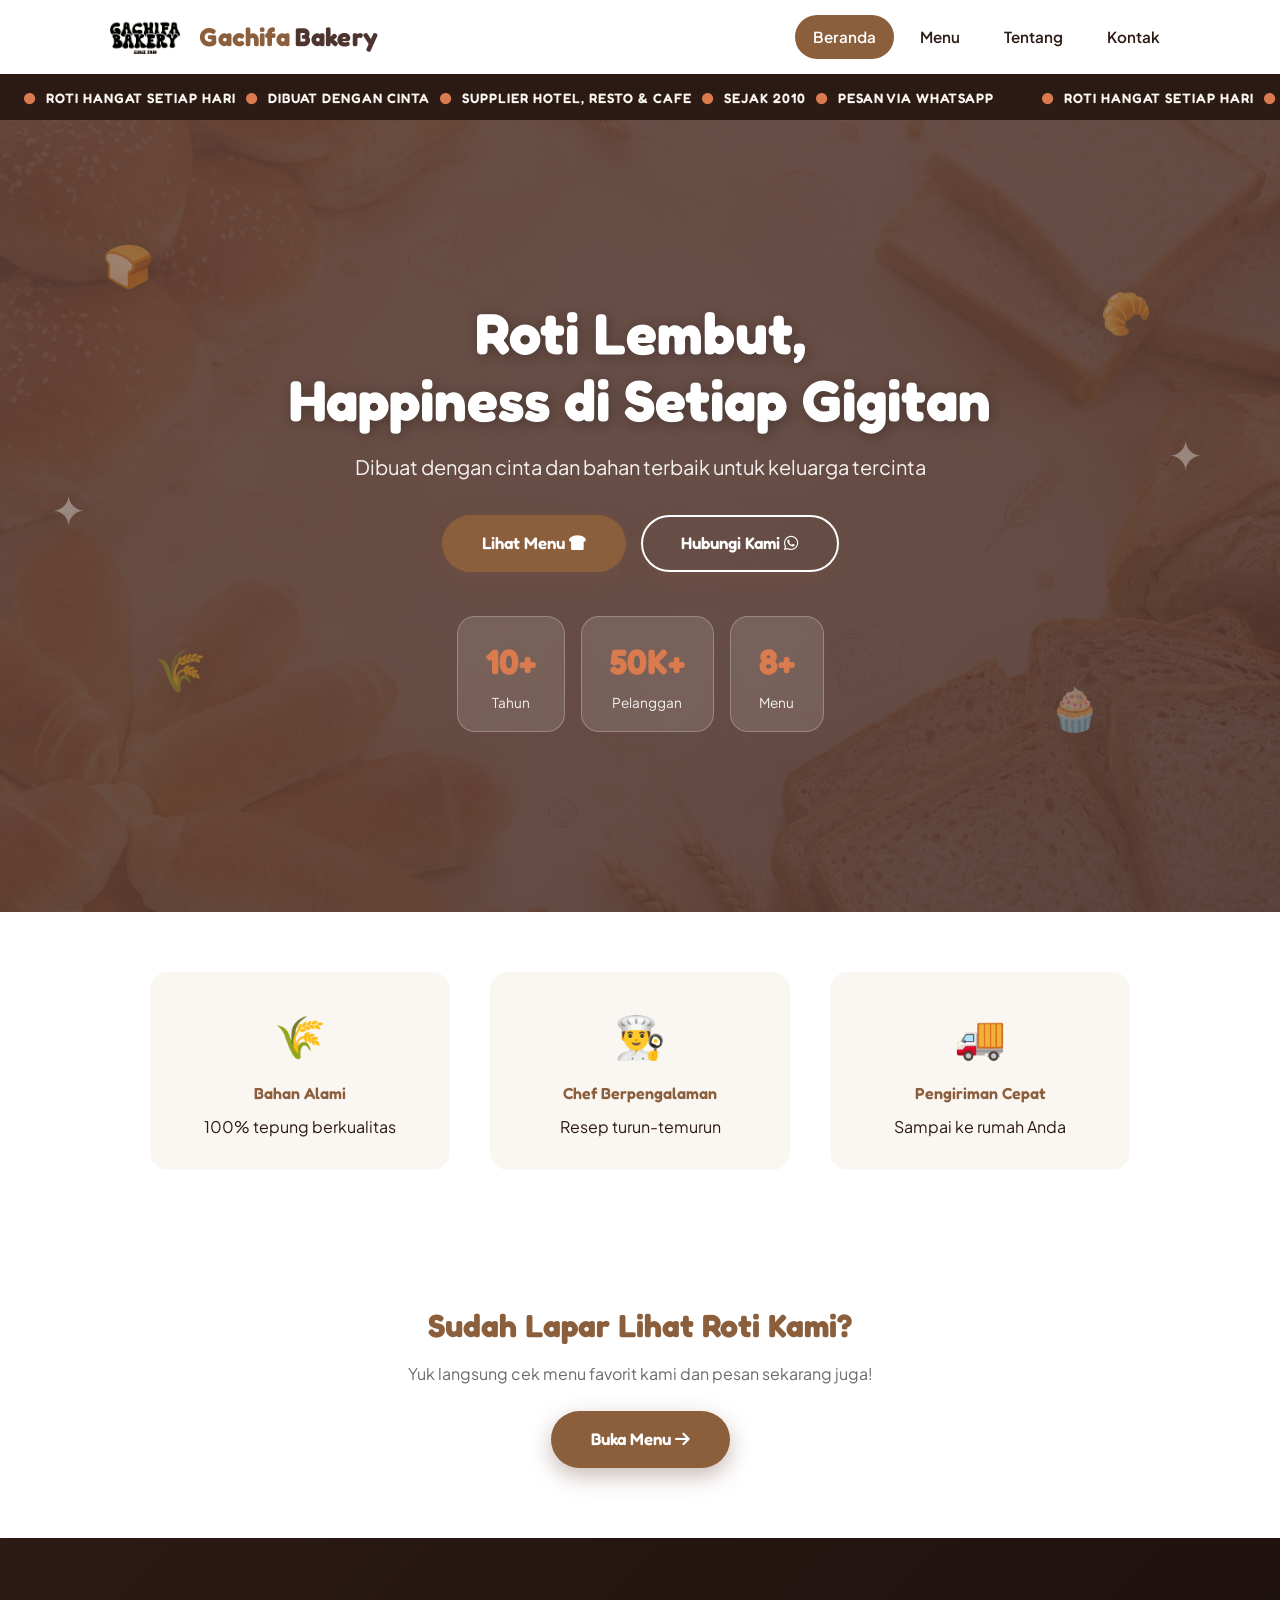
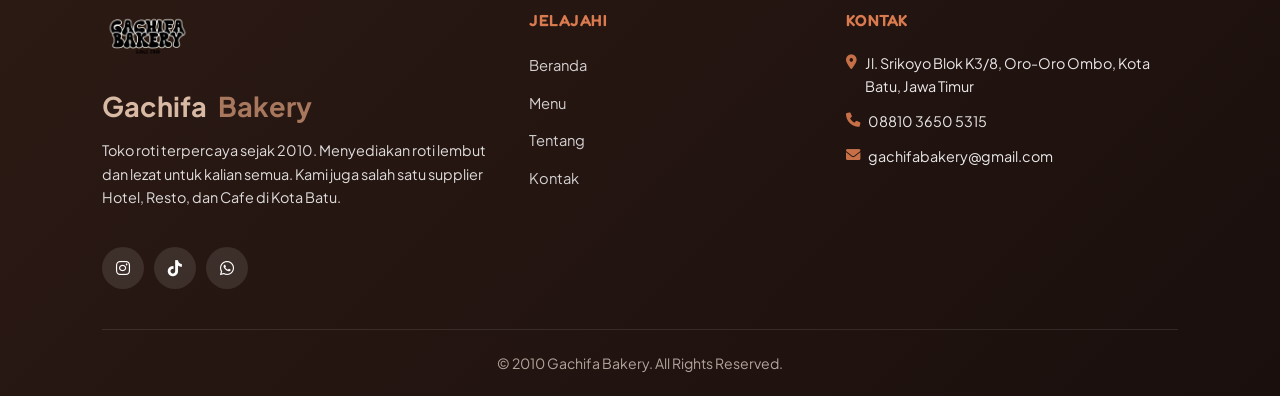
<file: index.html>
<!DOCTYPE html>
<html lang="id">
<head>
    <meta charset="UTF-8">
    <meta name="viewport" content="width=device-width, initial-scale=1.0">
    <title>Gachifa Bakery | Beranda</title>
    <link rel="icon" type="image/png" href="images/logo.png">
    <link rel="stylesheet" href="style.css">
    <link rel="stylesheet" href="https://cdnjs.cloudflare.com/ajax/libs/font-awesome/6.0.0/css/all.min.css">
</head>
<body>

<nav>
    <div class="logo-container">
        <img src="images/logo.png" alt="Logo Gachifa" class="logo-img">
        <div class="brand-name">
            <span class="brand-orange">Gachifa</span>
            <span class="brand-coklat">Bakery</span>
        </div>
    </div>
    <button class="nav-hamburger" onclick="toggleMobileMenu()" aria-label="Buka menu">
        <i class="fas fa-bars"></i>
    </button>
    <div class="nav-overlay" id="navOverlay" onclick="closeMobileMenu()"></div>
    <ul class="nav-links" id="navLinks">
        <li class="nav-close-item">
            <span class="nav-panel-title">Menu</span>
            <button class="nav-close-btn" onclick="toggleMobileMenu()" aria-label="Tutup menu">&times;</button>
        </li>
        <li><a href="index.html" data-page="index"><i class="fas fa-house nav-icon"></i>Beranda</a></li>
        <li><a href="menu.html" data-page="menu"><i class="fas fa-bread-slice nav-icon"></i>Menu <span id="nav-cart-count" class="nav-cart-badge" style="display:none;">0</span></a></li>
        <li><a href="about.html" data-page="about"><i class="fas fa-circle-info nav-icon"></i>Tentang</a></li>
        <li><a href="contact.html" data-page="contact"><i class="fas fa-phone nav-icon"></i>Kontak</a></li>
    </ul>
</nav>

<div class="marquee">
    <div class="marquee-track">
        <span><i class="fas fa-circle"></i>ROTI HANGAT SETIAP HARI<i class="fas fa-circle"></i>DIBUAT DENGAN CINTA<i class="fas fa-circle"></i>SUPPLIER HOTEL, RESTO & CAFE<i class="fas fa-circle"></i>SEJAK 2010<i class="fas fa-circle"></i>PESAN VIA WHATSAPP</span>
        <span aria-hidden="true"><i class="fas fa-circle"></i>ROTI HANGAT SETIAP HARI<i class="fas fa-circle"></i>DIBUAT DENGAN CINTA<i class="fas fa-circle"></i>SUPPLIER HOTEL, RESTO & CAFE<i class="fas fa-circle"></i>SEJAK 2010<i class="fas fa-circle"></i>PESAN VIA WHATSAPP</span>
    </div>
</div>

    <header id="home">
        <div class="floaty-shapes" aria-hidden="true">
            <span class="floaty" style="top:14%; left:8%;">🍞</span>
            <span class="floaty floaty-slow floaty-reverse" style="top:65%; left:12%;">🌾</span>
            <span class="floaty floaty-slow" style="top:20%; right:10%;">🥐</span>
            <span class="floaty floaty-reverse" style="top:70%; right:14%;">🧁</span>
            <span class="floaty floaty-slow" style="top:45%; left:4%;">✦</span>
            <span class="floaty" style="top:38%; right:6%;">✦</span>
        </div>
        <div class="hero-content">
            <h1>Roti Lembut,<br>Happiness di Setiap Gigitan</h1>
            <p>Dibuat dengan cinta dan bahan terbaik untuk keluarga tercinta</p>
            
            <div class="hero-buttons">
                <a href="menu.html" class="btn">Lihat Menu <i class="fas fa-bread-slice"></i></a>
                <a href="contact.html" class="btn btn-outline">Hubungi Kami <i class="fab fa-whatsapp"></i></a>
            </div>
            
            <div class="hero-stats">
                <div class="stat-item">
                    <span class="stat-number">10+</span>
                    <span class="stat-label">Tahun</span>
                </div>
                <div class="stat-item">
                    <span class="stat-number">50K+</span>
                    <span class="stat-label">Pelanggan</span>
                </div>
                <div class="stat-item">
                    <span class="stat-number">8+</span>
                    <span class="stat-label">Menu</span>
                </div>
            </div>
        </div>
    </header>

    <section class="features reveal-stagger reveal">
        <div class="feature-item reveal-child">
            <span>🌾</span>
            <h4>Bahan Alami</h4>
            <p>100% tepung berkualitas</p>
        </div>
        <div class="feature-item reveal-child">
            <span>👨‍🍳</span>
            <h4>Chef Berpengalaman</h4>
            <p>Resep turun-temurun</p>
        </div>
        <div class="feature-item reveal-child">
            <span>🚚</span>
            <h4>Pengiriman Cepat</h4>
            <p>Sampai ke rumah Anda</p>
        </div>
    </section>

    <section class="cta-section reveal">
        <h2>Sudah Lapar Lihat Roti Kami?</h2>
        <p>Yuk langsung cek menu favorit kami dan pesan sekarang juga!</p>
        <a href="menu.html" class="btn">Buka Menu <i class="fas fa-arrow-right"></i></a>
    </section>

<footer id="contact">
    <div class="footer-container">
        <div class="footer-col-brand">
            <div class="footer-logo">
                <img src="images/logo.png" alt="Logo">
            </div>
            <h3><span class="brand-orange">Gachifa</span> <span class="brand-coklat">Bakery</span></h3>
            <p class="footer-desc">Toko roti terpercaya sejak 2010. Menyediakan roti lembut dan lezat untuk kalian semua. Kami juga salah satu supplier Hotel, Resto, dan Cafe di Kota Batu.</p>
            <div class="social-links">
                <a href="https://www.instagram.com/gachifabakery.id/" target="_blank" aria-label="Instagram">
                    <i class="fab fa-instagram"></i>
                </a>
                <a href="https://www.tiktok.com/@gachifabakery?_r=1&_t=ZS-96W4dqvTECC" target="_blank" aria-label="TikTok">
                    <i class="fab fa-tiktok"></i>
                </a>
                <a href="https://wa.me/62881036505315?text=Hallo%20Gachifa%20Bakery!%20Saya%20ingin%20bertanya%20perihal%20roti%20nya%20dong" target="_blank" aria-label="WhatsApp">
                    <i class="fab fa-whatsapp"></i>
                </a>
            </div>
        </div>

        <div class="footer-col">
            <h4 class="footer-heading">Jelajahi</h4>
            <ul class="footer-links">
                <li><a href="index.html">Beranda</a></li>
                <li><a href="menu.html">Menu</a></li>
                <li><a href="about.html">Tentang</a></li>
                <li><a href="contact.html">Kontak</a></li>
            </ul>
        </div>

        <div class="footer-col">
            <h4 class="footer-heading">Kontak</h4>
            <div class="contact-info">
                <p><i class="fas fa-map-marker-alt"></i> Jl. Srikoyo Blok K3/8, Oro-Oro Ombo, Kota Batu, Jawa Timur</p>
                <p><i class="fas fa-phone"></i> 08810 3650 5315</p>
                <p><i class="fas fa-envelope"></i> gachifabakery@gmail.com</p>
            </div>
        </div>
    </div>
    <div class="footer-bottom">
        <p>&copy; 2010 Gachifa Bakery. All Rights Reserved.</p>
    </div>
</footer>

    <script src="script.js"></script>
</body>
</html>
</file>
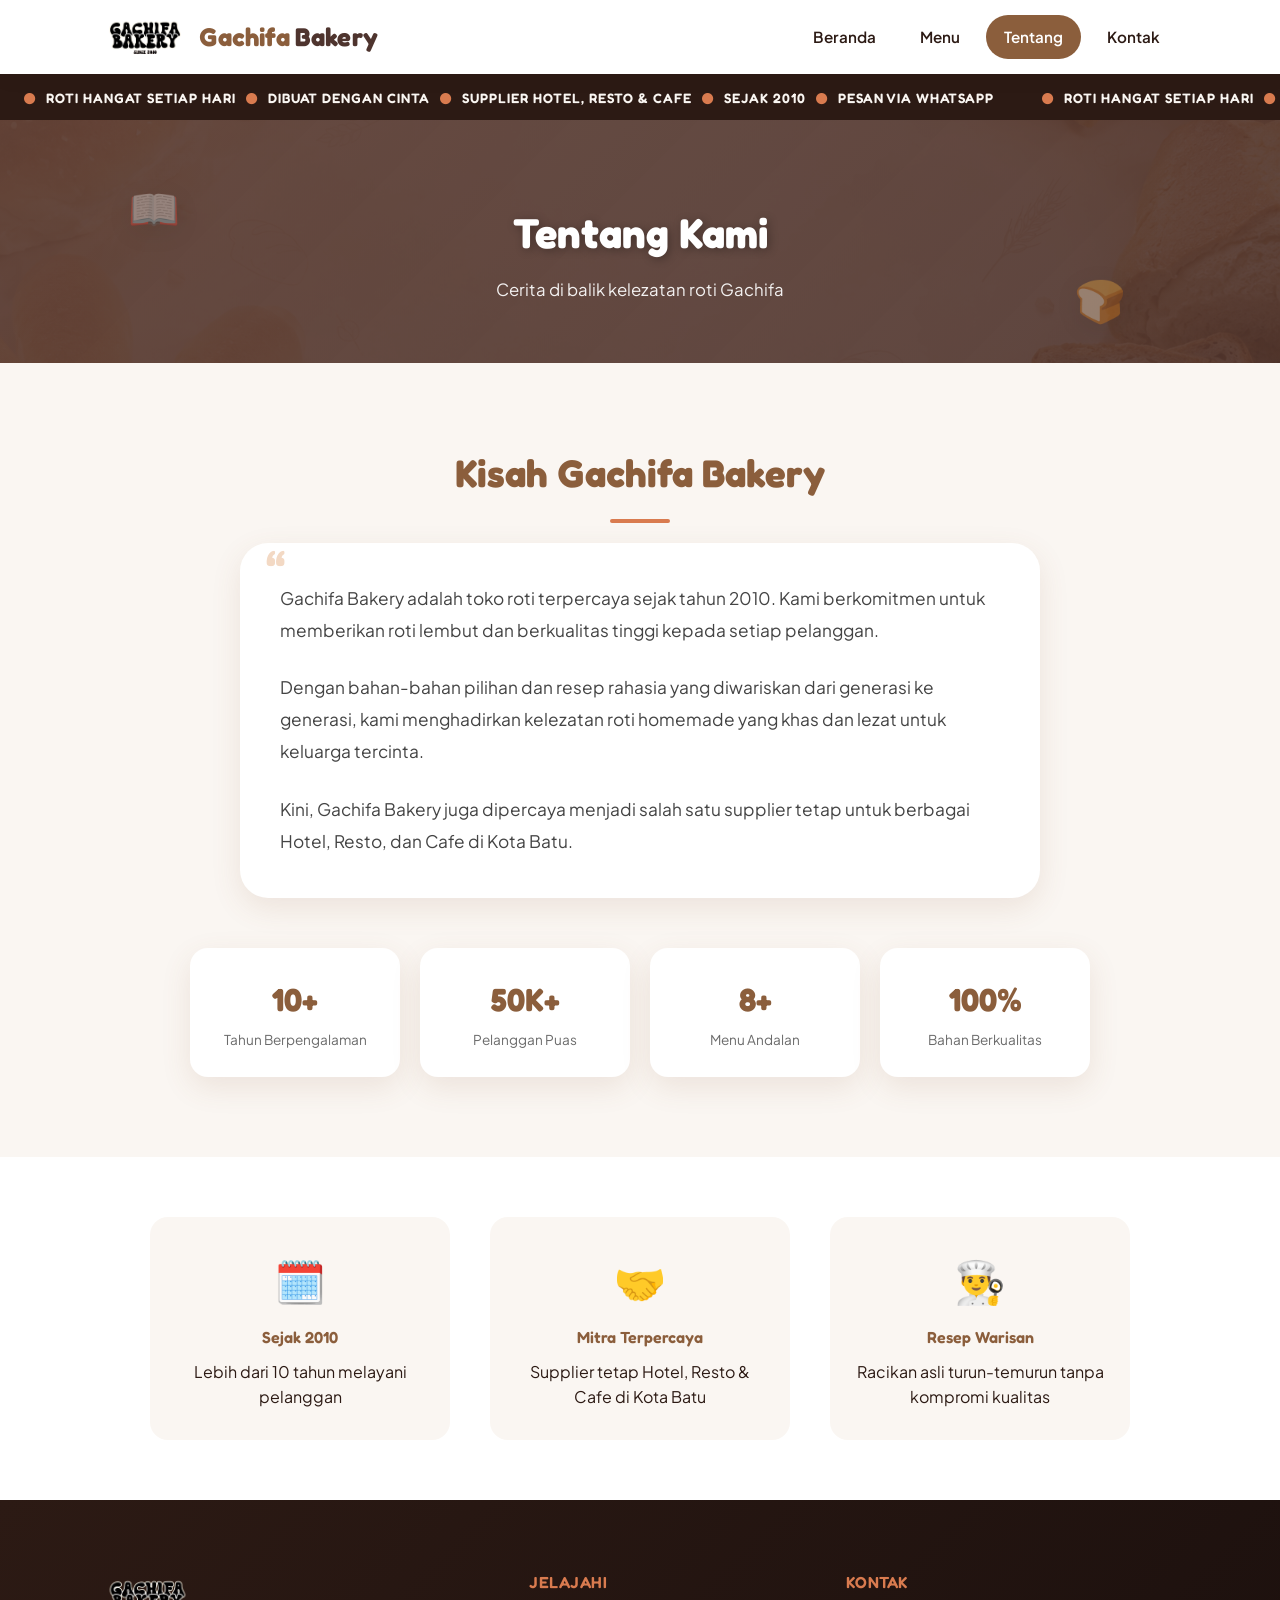
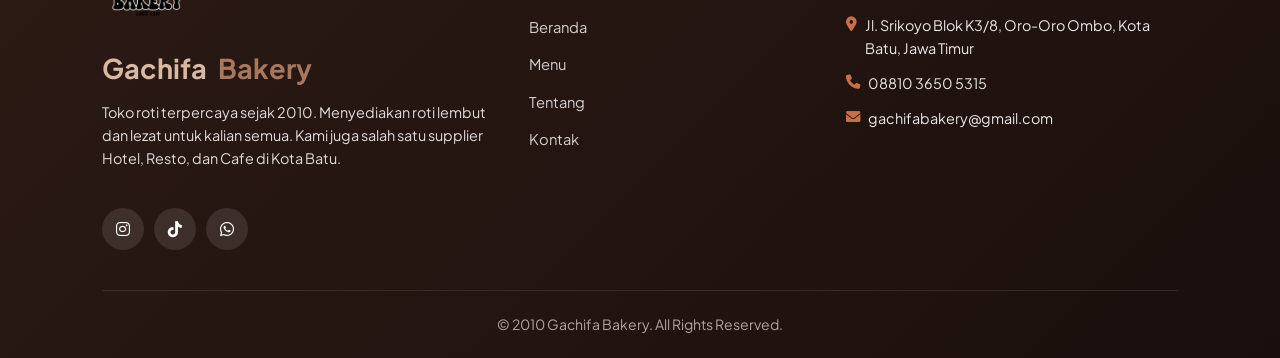
<file: about.html>
<!DOCTYPE html>
<html lang="id">
<head>
    <meta charset="UTF-8">
    <meta name="viewport" content="width=device-width, initial-scale=1.0">
    <title>Gachifa Bakery | Tentang Kami</title>
    <link rel="icon" type="image/png" href="images/logo.png">
    <link rel="stylesheet" href="style.css">
    <link rel="stylesheet" href="https://cdnjs.cloudflare.com/ajax/libs/font-awesome/6.0.0/css/all.min.css">
</head>
<body>

<nav>
    <div class="logo-container">
        <img src="images/logo.png" alt="Logo Gachifa" class="logo-img">
        <div class="brand-name">
            <span class="brand-orange">Gachifa</span>
            <span class="brand-coklat">Bakery</span>
        </div>
    </div>
    <button class="nav-hamburger" onclick="toggleMobileMenu()" aria-label="Buka menu">
        <i class="fas fa-bars"></i>
    </button>
    <div class="nav-overlay" id="navOverlay" onclick="closeMobileMenu()"></div>
    <ul class="nav-links" id="navLinks">
        <li class="nav-close-item">
            <span class="nav-panel-title">Menu</span>
            <button class="nav-close-btn" onclick="toggleMobileMenu()" aria-label="Tutup menu">&times;</button>
        </li>
        <li><a href="index.html" data-page="index"><i class="fas fa-house nav-icon"></i>Beranda</a></li>
        <li><a href="menu.html" data-page="menu"><i class="fas fa-bread-slice nav-icon"></i>Menu <span id="nav-cart-count" class="nav-cart-badge" style="display:none;">0</span></a></li>
        <li><a href="about.html" data-page="about"><i class="fas fa-circle-info nav-icon"></i>Tentang</a></li>
        <li><a href="contact.html" data-page="contact"><i class="fas fa-phone nav-icon"></i>Kontak</a></li>
    </ul>
</nav>

<div class="marquee">
    <div class="marquee-track">
        <span><i class="fas fa-circle"></i>ROTI HANGAT SETIAP HARI<i class="fas fa-circle"></i>DIBUAT DENGAN CINTA<i class="fas fa-circle"></i>SUPPLIER HOTEL, RESTO & CAFE<i class="fas fa-circle"></i>SEJAK 2010<i class="fas fa-circle"></i>PESAN VIA WHATSAPP</span>
        <span aria-hidden="true"><i class="fas fa-circle"></i>ROTI HANGAT SETIAP HARI<i class="fas fa-circle"></i>DIBUAT DENGAN CINTA<i class="fas fa-circle"></i>SUPPLIER HOTEL, RESTO & CAFE<i class="fas fa-circle"></i>SEJAK 2010<i class="fas fa-circle"></i>PESAN VIA WHATSAPP</span>
    </div>
</div>

    <div class="page-banner">
        <div class="floaty-shapes" aria-hidden="true">
            <span class="floaty" style="top:22%; left:10%;">📖</span>
            <span class="floaty floaty-slow floaty-reverse" style="top:60%; right:12%;">🍞</span>
        </div>
        <h1>Tentang Kami</h1>
        <p>Cerita di balik kelezatan roti Gachifa</p>
    </div>

    <section id="about" class="about-section">
        <h2 class="section-title reveal">Kisah Gachifa Bakery</h2>
        <div class="about-content reveal">
            <p>Gachifa Bakery adalah toko roti terpercaya sejak tahun 2010. Kami berkomitmen untuk memberikan roti lembut dan berkualitas tinggi kepada setiap pelanggan.</p>
            <br>
            <p>Dengan bahan-bahan pilihan dan resep rahasia yang diwariskan dari generasi ke generasi, kami menghadirkan kelezatan roti homemade yang khas dan lezat untuk keluarga tercinta.</p>
            <br>
            <p>Kini, Gachifa Bakery juga dipercaya menjadi salah satu supplier tetap untuk berbagai Hotel, Resto, dan Cafe di Kota Batu.</p>
        </div>

        <div class="about-stats reveal-stagger reveal">
            <div class="about-stat-card reveal-child">
                <span class="num">10+</span>
                <span class="label">Tahun Berpengalaman</span>
            </div>
            <div class="about-stat-card reveal-child">
                <span class="num">50K+</span>
                <span class="label">Pelanggan Puas</span>
            </div>
            <div class="about-stat-card reveal-child">
                <span class="num">8+</span>
                <span class="label">Menu Andalan</span>
            </div>
            <div class="about-stat-card reveal-child">
                <span class="num">100%</span>
                <span class="label">Bahan Berkualitas</span>
            </div>
        </div>
    </section>

    <section class="features reveal-stagger reveal">
        <div class="feature-item reveal-child">
            <span>🗓️</span>
            <h4>Sejak 2010</h4>
            <p>Lebih dari 10 tahun melayani pelanggan</p>
        </div>
        <div class="feature-item reveal-child">
            <span>🤝</span>
            <h4>Mitra Terpercaya</h4>
            <p>Supplier tetap Hotel, Resto & Cafe di Kota Batu</p>
        </div>
        <div class="feature-item reveal-child">
            <span>👨‍🍳</span>
            <h4>Resep Warisan</h4>
            <p>Racikan asli turun-temurun tanpa kompromi kualitas</p>
        </div>
    </section>

<footer id="contact">
    <div class="footer-container">
        <div class="footer-col-brand">
            <div class="footer-logo">
                <img src="images/logo.png" alt="Logo">
            </div>
            <h3><span class="brand-orange">Gachifa</span> <span class="brand-coklat">Bakery</span></h3>
            <p class="footer-desc">Toko roti terpercaya sejak 2010. Menyediakan roti lembut dan lezat untuk kalian semua. Kami juga salah satu supplier Hotel, Resto, dan Cafe di Kota Batu.</p>
            <div class="social-links">
                <a href="https://www.instagram.com/gachifabakery.id/" target="_blank" aria-label="Instagram">
                    <i class="fab fa-instagram"></i>
                </a>
                <a href="https://www.tiktok.com/@gachifabakery?_r=1&_t=ZS-96W4dqvTECC" target="_blank" aria-label="TikTok">
                    <i class="fab fa-tiktok"></i>
                </a>
                <a href="https://wa.me/62881036505315?text=Hallo%20Gachifa%20Bakery!%20Saya%20ingin%20bertanya%20perihal%20roti%20nya%20dong" target="_blank" aria-label="WhatsApp">
                    <i class="fab fa-whatsapp"></i>
                </a>
            </div>
        </div>

        <div class="footer-col">
            <h4 class="footer-heading">Jelajahi</h4>
            <ul class="footer-links">
                <li><a href="index.html">Beranda</a></li>
                <li><a href="menu.html">Menu</a></li>
                <li><a href="about.html">Tentang</a></li>
                <li><a href="contact.html">Kontak</a></li>
            </ul>
        </div>

        <div class="footer-col">
            <h4 class="footer-heading">Kontak</h4>
            <div class="contact-info">
                <p><i class="fas fa-map-marker-alt"></i> Jl. Srikoyo Blok K3/8, Oro-Oro Ombo, Kota Batu, Jawa Timur</p>
                <p><i class="fas fa-phone"></i> 08810 3650 5315</p>
                <p><i class="fas fa-envelope"></i> gachifabakery@gmail.com</p>
            </div>
        </div>
    </div>
    <div class="footer-bottom">
        <p>&copy; 2010 Gachifa Bakery. All Rights Reserved.</p>
    </div>
</footer>

    <script src="script.js"></script>
</body>
</html>
</file>
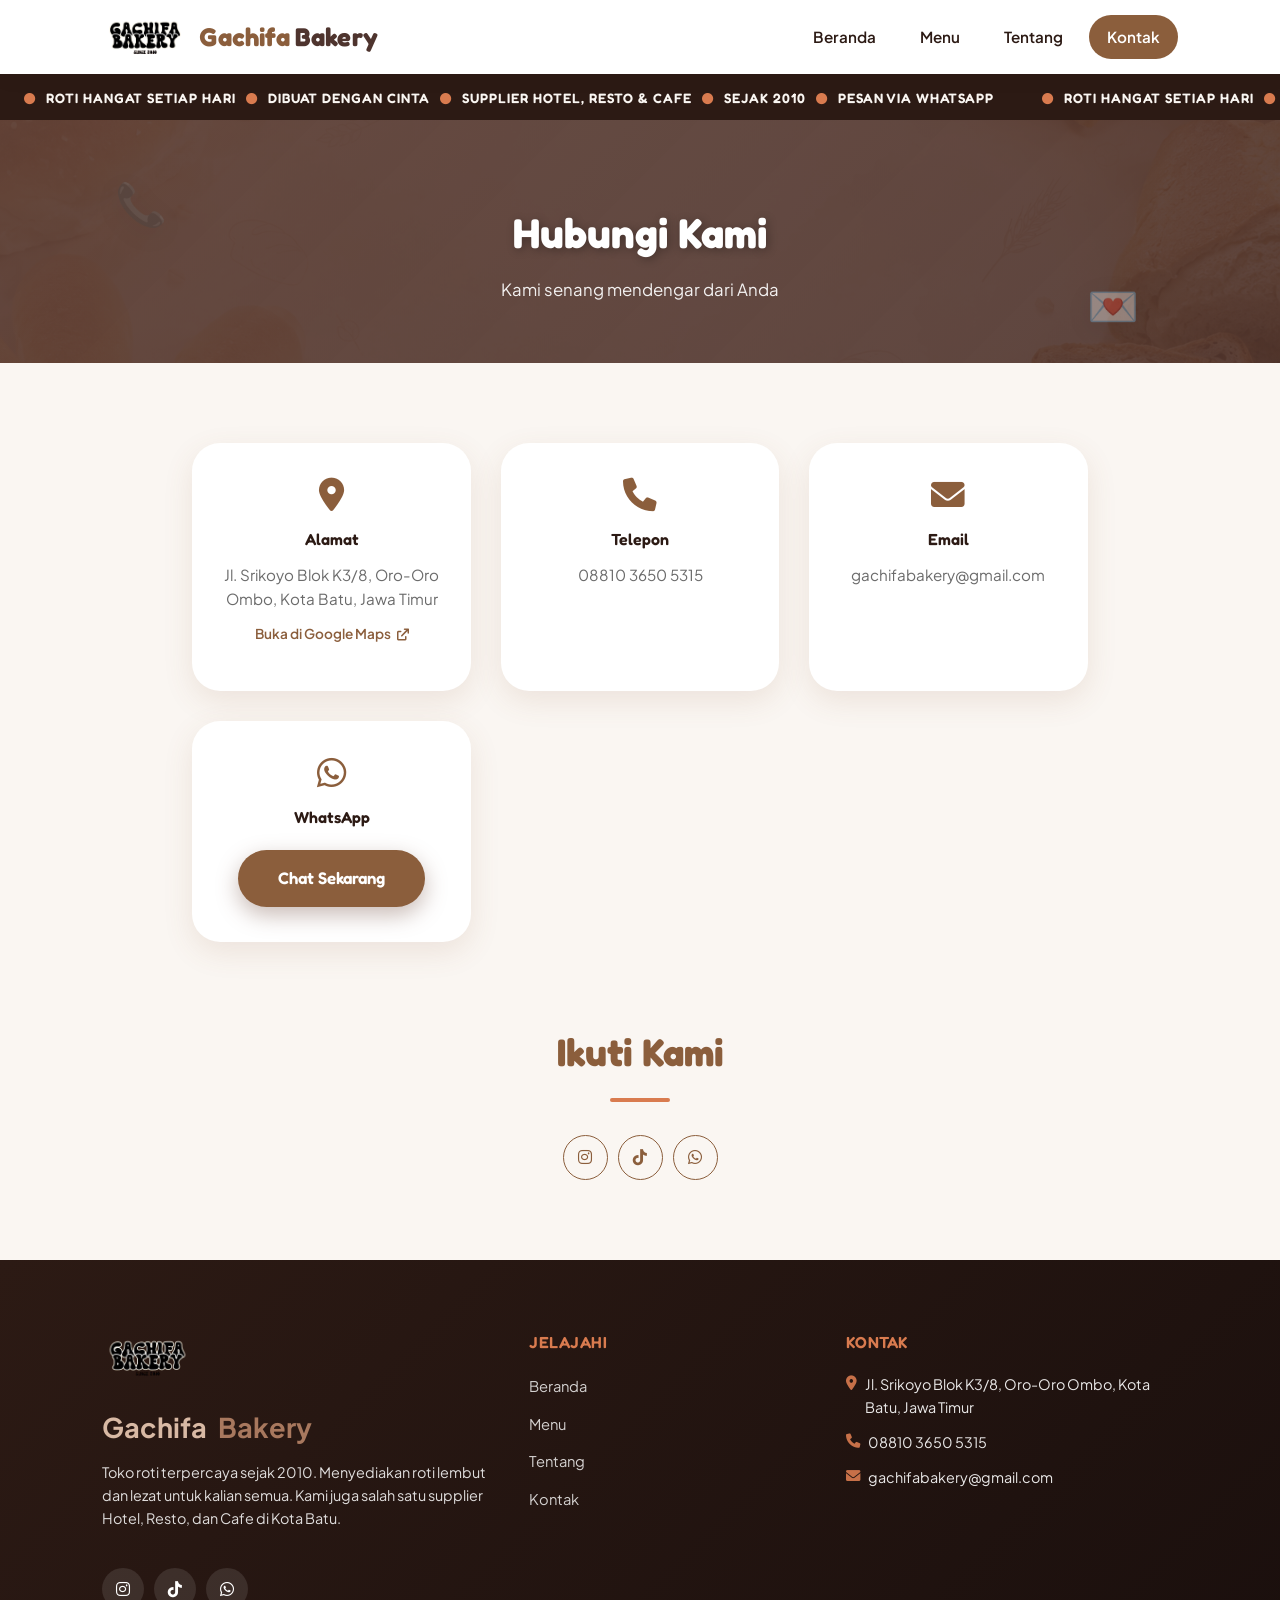
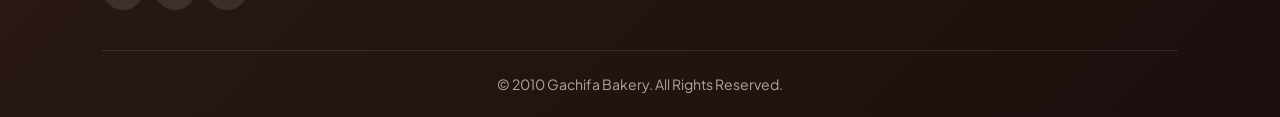
<file: contact.html>
<!DOCTYPE html>
<html lang="id">
<head>
    <meta charset="UTF-8">
    <meta name="viewport" content="width=device-width, initial-scale=1.0">
    <title>Gachifa Bakery | Kontak</title>
    <link rel="icon" type="image/png" href="images/logo.png">
    <link rel="stylesheet" href="style.css">
    <link rel="stylesheet" href="https://cdnjs.cloudflare.com/ajax/libs/font-awesome/6.0.0/css/all.min.css">
</head>
<body>

<nav>
    <div class="logo-container">
        <img src="images/logo.png" alt="Logo Gachifa" class="logo-img">
        <div class="brand-name">
            <span class="brand-orange">Gachifa</span>
            <span class="brand-coklat">Bakery</span>
        </div>
    </div>
    <button class="nav-hamburger" onclick="toggleMobileMenu()" aria-label="Buka menu">
        <i class="fas fa-bars"></i>
    </button>
    <div class="nav-overlay" id="navOverlay" onclick="closeMobileMenu()"></div>
    <ul class="nav-links" id="navLinks">
        <li class="nav-close-item">
            <span class="nav-panel-title">Menu</span>
            <button class="nav-close-btn" onclick="toggleMobileMenu()" aria-label="Tutup menu">&times;</button>
        </li>
        <li><a href="index.html" data-page="index"><i class="fas fa-house nav-icon"></i>Beranda</a></li>
        <li><a href="menu.html" data-page="menu"><i class="fas fa-bread-slice nav-icon"></i>Menu <span id="nav-cart-count" class="nav-cart-badge" style="display:none;">0</span></a></li>
        <li><a href="about.html" data-page="about"><i class="fas fa-circle-info nav-icon"></i>Tentang</a></li>
        <li><a href="contact.html" data-page="contact"><i class="fas fa-phone nav-icon"></i>Kontak</a></li>
    </ul>
</nav>

<div class="marquee">
    <div class="marquee-track">
        <span><i class="fas fa-circle"></i>ROTI HANGAT SETIAP HARI<i class="fas fa-circle"></i>DIBUAT DENGAN CINTA<i class="fas fa-circle"></i>SUPPLIER HOTEL, RESTO & CAFE<i class="fas fa-circle"></i>SEJAK 2010<i class="fas fa-circle"></i>PESAN VIA WHATSAPP</span>
        <span aria-hidden="true"><i class="fas fa-circle"></i>ROTI HANGAT SETIAP HARI<i class="fas fa-circle"></i>DIBUAT DENGAN CINTA<i class="fas fa-circle"></i>SUPPLIER HOTEL, RESTO & CAFE<i class="fas fa-circle"></i>SEJAK 2010<i class="fas fa-circle"></i>PESAN VIA WHATSAPP</span>
    </div>
</div>

    <div class="page-banner">
        <div class="floaty-shapes" aria-hidden="true">
            <span class="floaty" style="top:20%; left:9%;">📞</span>
            <span class="floaty floaty-slow floaty-reverse" style="top:62%; right:11%;">💌</span>
        </div>
        <h1>Hubungi Kami</h1>
        <p>Kami senang mendengar dari Anda</p>
    </div>

    <section class="contact-section reveal-stagger reveal">
        <a href="https://maps.app.goo.gl/NjX7WZfzZedw4bFBA?g_st=aw" target="_blank" class="contact-card contact-card-link reveal-child">
            <i class="fas fa-map-marker-alt"></i>
            <h4>Alamat</h4>
            <p>Jl. Srikoyo Blok K3/8, Oro-Oro Ombo, Kota Batu, Jawa Timur</p>
            <span class="contact-card-cta">Buka di Google Maps <i class="fas fa-arrow-up-right-from-square"></i></span>
        </a>
        <div class="contact-card reveal-child">
            <i class="fas fa-phone"></i>
            <h4>Telepon</h4>
            <p>08810 3650 5315</p>
        </div>
        <div class="contact-card reveal-child">
            <i class="fas fa-envelope"></i>
            <h4>Email</h4>
            <p>gachifabakery@gmail.com</p>
        </div>
        <div class="contact-card reveal-child">
            <i class="fab fa-whatsapp"></i>
            <h4>WhatsApp</h4>
            <a href="https://wa.me/62881036505315?text=Hallo%20Gachifa%20Bakery!%20Saya%20ingin%20bertanya%20perihal%20roti%20nya%20dong" target="_blank" class="btn" style="margin-top:10px;">Chat Sekarang</a>
        </div>
    </section>

    <section class="social-section reveal">
        <h2 class="section-title">Ikuti Kami</h2>
        <div class="social-links">
            <a href="https://www.instagram.com/gachifabakery.id/" target="_blank" aria-label="Instagram">
                <i class="fab fa-instagram"></i>
            </a>
            <a href="https://www.tiktok.com/@gachifabakery?_r=1&_t=ZS-96W4dqvTECC" target="_blank" aria-label="TikTok">
                <i class="fab fa-tiktok"></i>
            </a>
            <a href="https://wa.me/62881036505315?text=Hallo%20Gachifa%20Bakery!%20Saya%20ingin%20bertanya%20perihal%20roti%20nya%20dong" target="_blank" aria-label="WhatsApp">
                <i class="fab fa-whatsapp"></i>
            </a>
        </div>
    </section>

<footer>
    <div class="footer-container">
        <div class="footer-col-brand">
            <div class="footer-logo">
                <img src="images/logo.png" alt="Logo">
            </div>
            <h3><span class="brand-orange">Gachifa</span> <span class="brand-coklat">Bakery</span></h3>
            <p class="footer-desc">Toko roti terpercaya sejak 2010. Menyediakan roti lembut dan lezat untuk kalian semua. Kami juga salah satu supplier Hotel, Resto, dan Cafe di Kota Batu.</p>
            <div class="social-links">
                <a href="https://www.instagram.com/gachifabakery.id/" target="_blank" aria-label="Instagram">
                    <i class="fab fa-instagram"></i>
                </a>
                <a href="https://www.tiktok.com/@gachifabakery?_r=1&_t=ZS-96W4dqvTECC" target="_blank" aria-label="TikTok">
                    <i class="fab fa-tiktok"></i>
                </a>
                <a href="https://wa.me/62881036505315?text=Hallo%20Gachifa%20Bakery!%20Saya%20ingin%20bertanya%20perihal%20roti%20nya%20dong" target="_blank" aria-label="WhatsApp">
                    <i class="fab fa-whatsapp"></i>
                </a>
            </div>
        </div>

        <div class="footer-col">
            <h4 class="footer-heading">Jelajahi</h4>
            <ul class="footer-links">
                <li><a href="index.html">Beranda</a></li>
                <li><a href="menu.html">Menu</a></li>
                <li><a href="about.html">Tentang</a></li>
                <li><a href="contact.html">Kontak</a></li>
            </ul>
        </div>

        <div class="footer-col">
            <h4 class="footer-heading">Kontak</h4>
            <div class="contact-info">
                <p><i class="fas fa-map-marker-alt"></i> Jl. Srikoyo Blok K3/8, Oro-Oro Ombo, Kota Batu, Jawa Timur</p>
                <p><i class="fas fa-phone"></i> 08810 3650 5315</p>
                <p><i class="fas fa-envelope"></i> gachifabakery@gmail.com</p>
            </div>
        </div>
    </div>
    <div class="footer-bottom">
        <p>&copy; 2010 Gachifa Bakery. All Rights Reserved.</p>
    </div>
</footer>

    <script src="script.js"></script>
</body>
</html>
</file>
<file: style.css>
@import url('https://fonts.googleapis.com/css2?family=Fredoka:wght@500;600;700&family=Plus+Jakarta+Sans:wght@400;500;600;700;800&display=swap');

* {
    margin: 0;
    padding: 0;
    box-sizing: border-box;
    font-family: 'Plus Jakarta Sans', sans-serif;
}

:root {
    --primary: #8B5E3C;
    --secondary: #6B4226;
    --accent: #4E342E;
    --cream: #FAF6F2;
    --cream-2: #F3EAE0;
    --white: #ffffff;
    --dark: #2C1A14;
    --kuning: #D97B4F;
    --kuningMuda: #F3D9C4;
    --shadow-soft: 0 10px 30px rgba(139, 94, 60, 0.12);
    --shadow-lift: 0 20px 40px rgba(139, 94, 60, 0.22);
    --radius-lg: 28px;
    --radius-md: 18px;
}

html {
    scroll-behavior: smooth;
}

body {
    background-color: var(--cream);
    color: var(--dark);
    line-height: 1.6;
    overflow-x: hidden;
}

h1, h2, h3, h4, .brand-name span, .btn, .logo-container, footer h3 {
    font-family: 'Fredoka', sans-serif;
}

/* ===== REVEAL ON SCROLL ===== */
.reveal {
    opacity: 0;
    transform: translateY(28px);
    transition: opacity 0.7s cubic-bezier(0.22, 1, 0.36, 1), transform 0.7s cubic-bezier(0.22, 1, 0.36, 1);
}

.reveal.revealed {
    opacity: 1;
    transform: translateY(0);
}

.reveal-stagger.revealed .reveal-child {
    opacity: 1;
    transform: translateY(0);
}

.reveal-child {
    opacity: 0;
    transform: translateY(24px);
    transition: opacity 0.6s ease, transform 0.6s ease;
}

.reveal-stagger.revealed .reveal-child:nth-child(1) { transition-delay: 0.05s; }
.reveal-stagger.revealed .reveal-child:nth-child(2) { transition-delay: 0.15s; }
.reveal-stagger.revealed .reveal-child:nth-child(3) { transition-delay: 0.25s; }
.reveal-stagger.revealed .reveal-child:nth-child(4) { transition-delay: 0.35s; }

@media (prefers-reduced-motion: reduce) {
    .reveal, .reveal-child {
        opacity: 1 !important;
        transform: none !important;
        transition: none !important;
    }
    .floaty { animation: none !important; }
    .marquee-track { animation: none !important; }
}

/* ===== NAV ===== */
nav {
    display: flex;
    justify-content: space-between;
    align-items: center;
    padding: 0.7rem 8%;
    background-color: var(--white);
    box-shadow: 0 2px 20px rgba(44, 26, 20, 0.07);
    position: sticky;
    top: 0;
    z-index: 1000;
}

.logo-container {
    display: flex;
    align-items: center;
    gap: 12px;
}

.logo-img {
    height: 52px;
    width: auto;
}

.brand-name {
    display: flex;
    align-items: center;
}

.brand-name span {
    font-weight: 700;
    font-size: 1.6rem;
    letter-spacing: 0.2px;
}

.brand-orange {
    color: var(--primary);
    margin-right: 5px;
}

.brand-coklat {
    color: var(--accent);
}

.nav-links {
    list-style: none;
    display: flex;
    align-items: center;
    gap: 8px;
}

.nav-links a {
    text-decoration: none;
    color: var(--dark);
    font-weight: 600;
    font-size: 0.95rem;
    transition: 0.3s;
    position: relative;
    padding: 10px 18px;
    display: inline-block;
    border-radius: 50px;
}

.nav-links a:hover {
    color: var(--primary);
    background: var(--cream-2);
}

.nav-links a.active {
    color: var(--white);
    background: var(--primary);
}

.nav-links a.active .nav-cart-badge {
    display: none !important;
}

/* ===== MARQUEE ===== */
.marquee {
    background: var(--dark);
    overflow: hidden;
    white-space: nowrap;
    position: relative;
    padding: 10px 0;
}

.marquee-track {
    display: inline-flex;
    animation: marquee-scroll 22s linear infinite;
}

.marquee-track span {
    color: var(--cream);
    font-family: 'Fredoka', sans-serif;
    font-weight: 600;
    font-size: 0.85rem;
    letter-spacing: 1px;
    text-transform: uppercase;
    padding: 0 24px;
    display: inline-flex;
    align-items: center;
    gap: 10px;
    white-space: nowrap;
}

.marquee-track span i {
    color: var(--kuning);
    font-size: 0.7rem;
}

@keyframes marquee-scroll {
    0% { transform: translateX(0); }
    100% { transform: translateX(-50%); }
}

/* ===== HEADER / HERO ===== */
header {
    position: relative;
    background: linear-gradient(135deg, rgba(93, 64, 55, 0.92), rgba(78, 52, 46, 0.88)),
                url('images/background.png');
    background-size: cover;
    background-position: center;
    min-height: 88vh;
    display: flex;
    align-items: center;
    justify-content: center;
    text-align: center;
    color: var(--white);
    overflow: hidden;
    padding: 40px 8%;
}

.floaty-shapes {
    position: absolute;
    inset: 0;
    pointer-events: none;
    z-index: 1;
}

.floaty-shapes span {
    position: absolute;
    font-size: 2.6rem;
    opacity: 0.35;
    filter: drop-shadow(0 6px 14px rgba(0,0,0,0.2));
}

.floaty {
    animation: floaty-move 6s ease-in-out infinite;
}

.floaty-slow {
    animation-duration: 9s;
}

.floaty-reverse {
    animation-direction: alternate-reverse;
}

@keyframes floaty-move {
    0%   { transform: translateY(0) rotate(0deg); }
    50%  { transform: translateY(-22px) rotate(8deg); }
    100% { transform: translateY(0) rotate(0deg); }
}

.hero-content {
    position: relative;
    z-index: 2;
}

.hero-content h1 {
    font-weight: 700;
    font-size: 3.6rem;
    line-height: 1.15;
    margin-bottom: 18px;
    text-shadow: 2px 2px 14px rgba(0,0,0,0.28);
}

.hero-content p {
    font-size: 1.25rem;
    margin-bottom: 32px;
    opacity: 0.92;
}

.hero-buttons {
    display: flex;
    gap: 15px;
    justify-content: center;
    margin-bottom: 44px;
}

.btn {
    display: inline-block;
    background-color: var(--primary);
    color: var(--white);
    padding: 15px 40px;
    text-decoration: none;
    border-radius: 50px;
    font-weight: 600;
    font-size: 1.05rem;
    transition: 0.3s;
    box-shadow: 0 8px 22px rgba(121, 85, 72, 0.4);
    cursor: pointer;
    border: none;
}

.btn:hover {
    background-color: var(--accent);
    transform: translateY(-4px);
}

.btn:active {
    transform: scale(0.95);
    background-color: var(--secondary);
}

.btn-outline {
    background-color: transparent;
    border: 2px solid var(--white);
    color: var(--white);
    padding: 13px 38px;
}

.btn-outline:hover {
    background-color: var(--white);
    color: var(--primary);
}

.hero-stats {
    display: flex;
    gap: 16px;
    justify-content: center;
    margin-top: 40px;
    flex-wrap: wrap;
}

.stat-item {
    text-align: center;
    background: rgba(255,255,255,0.12);
    backdrop-filter: blur(6px);
    border: 1px solid rgba(255,255,255,0.25);
    border-radius: var(--radius-md);
    padding: 16px 28px;
}

.stat-number {
    display: block;
    font-family: 'Fredoka', sans-serif;
    font-size: 2.2rem;
    font-weight: 700;
    color: var(--kuning);
}

.stat-label {
    font-size: 0.85rem;
    opacity: 0.9;
}

/* ===== PAGE BANNER (inner pages) ===== */
.page-banner {
    position: relative;
    background: linear-gradient(135deg, rgba(93, 64, 55, 0.95), rgba(78, 52, 46, 0.9)),
                url('images/background.png');
    background-size: cover;
    background-position: center;
    color: var(--white);
    text-align: center;
    padding: 80px 8% 60px;
    overflow: hidden;
}

.page-banner h1 {
    font-weight: 700;
    font-size: 2.6rem;
    margin-bottom: 10px;
    text-shadow: 2px 2px 10px rgba(0,0,0,0.3);
    position: relative;
    z-index: 2;
}

.page-banner p {
    font-size: 1.05rem;
    opacity: 0.92;
    position: relative;
    z-index: 2;
}

/* ===== FEATURES ===== */
.features {
    background-color: var(--white);
    padding: 60px 8%;
    display: flex;
    justify-content: center;
    gap: 40px;
    flex-wrap: wrap;
    text-align: center;
}

.feature-item {
    flex: 1;
    min-width: 220px;
    max-width: 300px;
    background: var(--cream);
    border-radius: var(--radius-md);
    padding: 30px 22px;
    transition: 0.35s;
}

.feature-item:hover {
    transform: translateY(-8px);
    box-shadow: var(--shadow-soft);
}

.feature-item span {
    font-size: 2.6rem;
    display: block;
    margin-bottom: 12px;
}

.feature-item h4 {
    color: var(--primary);
    margin-bottom: 8px;
    font-weight: 600;
}

/* ===== MENU SECTION ===== */
.menu-section {
    padding: 80px 8%;
    text-align: center;
    background-color: var(--cream);
}

.section-title {
    font-weight: 700;
    font-size: 2.4rem;
    margin-bottom: 15px;
    color: var(--primary);
    position: relative;
    display: inline-block;
}

.section-title::after {
    content: '';
    display: block;
    width: 60px;
    height: 4px;
    background: var(--kuning);
    border-radius: 2px;
    margin: 14px auto 0;
}

.section-desc {
    color: #6b6b6b;
    margin-bottom: 40px;
}

.product-grid {
    display: grid;
    grid-template-columns: repeat(auto-fit, minmax(280px, 1fr));
    gap: 36px;
    max-width: 1200px;
    margin: 0 auto;
}

.nav-hamburger {
    display: none !important;
}

.nav-icon {
    display: none !important;
}

.nav-overlay {
    display: none !important;
}

.nav-close-item {
    display: none !important;
}

.menu-header-row {
    position: relative;
    max-width: 1200px;
    margin: 0 auto;
    text-align: center;
}

.menu-header-row .section-title {
    margin-bottom: 15px;
}

.riwayat-trigger {
    position: absolute;
    right: 0;
    top: 0;
    background: var(--white);
    border: 1.5px solid var(--primary);
    color: var(--primary);
    padding: 10px 22px;
    border-radius: 50px;
    font-weight: 600;
    font-size: 0.9rem;
    cursor: pointer;
    transition: 0.3s;
    display: inline-flex;
    align-items: center;
    gap: 8px;
}

.riwayat-trigger:hover {
    background: var(--primary);
    color: var(--white);
}

.riwayat-badge {
    position: absolute;
    top: -6px;
    right: -6px;
    background: var(--kuning);
    color: var(--white);
    font-size: 0.7rem;
    font-weight: 700;
    min-width: 20px;
    height: 20px;
    border-radius: 50%;
    display: flex;
    align-items: center;
    justify-content: center;
    padding: 0 4px;
    line-height: 1;
    box-shadow: 0 2px 6px rgba(0,0,0,0.15);
}

.riwayat-modal-overlay {
    display: none;
    position: fixed;
    inset: 0;
    background: rgba(44, 26, 20, 0.6);
    z-index: 2000;
    align-items: center;
    justify-content: center;
    padding: 20px;
}

.riwayat-modal-overlay.riwayat-modal-show {
    display: flex;
}

.riwayat-modal-box {
    background: var(--white);
    border-radius: var(--radius-lg);
    padding: 30px;
    max-width: 420px;
    width: 100%;
    max-height: 80vh;
    overflow-y: auto;
    text-align: left;
    box-shadow: 0 20px 50px rgba(0,0,0,0.3);
}

.riwayat-modal-header {
    display: flex;
    justify-content: space-between;
    align-items: center;
    margin-bottom: 18px;
}

.riwayat-modal-header h3 {
    color: var(--primary);
    font-size: 1.15rem;
    font-weight: 600;
    display: flex;
    align-items: center;
    gap: 8px;
}

.riwayat-modal-close {
    background: none;
    border: none;
    font-size: 1.6rem;
    line-height: 1;
    color: #888;
    cursor: pointer;
    padding: 0 4px;
}

.riwayat-modal-close:hover {
    color: var(--primary);
}

.riwayat-empty {
    color: #888;
    font-size: 0.9rem;
    text-align: center;
    padding: 20px 0;
}

.riwayat-item {
    background: var(--cream);
    border-radius: 12px;
    padding: 12px 14px;
    margin-bottom: 12px;
}

.riwayat-tanggal {
    font-size: 0.75rem;
    color: #888;
    margin-bottom: 4px;
}

.riwayat-produk {
    font-size: 0.85rem;
    color: var(--dark);
    margin-bottom: 6px;
    line-height: 1.4;
}

.riwayat-total {
    font-size: 0.9rem;
    font-weight: 700;
    color: var(--primary);
    text-align: right;
}

.btn-riwayat-clear {
    width: 100%;
    margin-top: 10px;
    background: transparent;
    border: 1.5px solid var(--secondary);
    color: var(--secondary);
    padding: 10px;
    border-radius: 50px;
    font-weight: 600;
    font-size: 0.85rem;
    cursor: pointer;
    transition: 0.3s;
}

.btn-riwayat-clear:hover {
    background: var(--secondary);
    color: var(--white);
}

/* ===== CARDS ===== */
.card {
    background: var(--white);
    border-radius: var(--radius-lg);
    overflow: hidden;
    box-shadow: var(--shadow-soft);
    transition: 0.4s cubic-bezier(0.22, 1, 0.36, 1);
    position: relative;
    display: flex;
    flex-direction: column;
    height: 100%;
}

.card:hover {
    transform: translateY(-12px) rotate(-0.5deg);
    box-shadow: var(--shadow-lift);
}

.card img {
    width: 100%;
    height: 220px;
    object-fit: cover;
}

.card-body {
    padding: 25px;
    display: flex;
    flex-direction: column;
    flex: 1;
}

.card-body h3 {
    font-weight: 600;
    font-size: 1.3rem;
    color: var(--dark);
    margin-bottom: 10px;
}

.card-body p {
    color: #6b6b6b;
    font-size: 0.95rem;
    margin-bottom: 10px;
}

.min-order {
    color: var(--accent);
    font-size: 0.85rem;
    font-weight: 700;
    margin-bottom: 10px;
    background-color: var(--kuningMuda);
    padding: 5px 12px;
    border-radius: 50px;
    display: inline-block;
}

.price {
    font-family: 'Fredoka', sans-serif;
    font-size: 1.5rem;
    font-weight: 700;
    color: var(--primary);
    margin-bottom: 20px;
}

.btn-buy {
    background: linear-gradient(135deg, var(--primary), var(--secondary));
    color: var(--white);
    border: none;
    padding: 12px 30px;
    border-radius: 50px;
    font-weight: 600;
    cursor: pointer;
    width: 100%;
    transition: 0.3s;
    font-size: 1rem;
    margin-top: auto;
}

.btn-buy:hover {
    background: linear-gradient(135deg, var(--secondary), var(--primary));
    box-shadow: 0 5px 15px rgba(121, 85, 72, 0.4);
    transform: translateY(-2px);
}

.btn-buy:active {
    transform: scale(0.95);
}

.badge {
    position: absolute;
    top: 15px;
    right: 15px;
    background-color: var(--kuning);
    color: var(--white);
    padding: 6px 16px;
    border-radius: 20px;
    font-size: 0.75rem;
    font-weight: 700;
    letter-spacing: 0.3px;
    z-index: 10;
    box-shadow: 0 4px 10px rgba(217, 123, 79, 0.4);
}

.badge-new {
    background-color: var(--secondary);
}

/* ===== ABOUT ===== */
.about-section {
    padding: 80px 8%;
    text-align: center;
    background-color: var(--cream);
}

.about-section .section-title {
    font-size: 2.4rem;
    margin-bottom: 20px;
    color: var(--primary);
}

.about-content {
    max-width: 800px;
    margin: 0 auto;
    background-color: var(--white);
    padding: 40px;
    border-radius: var(--radius-lg);
    box-shadow: var(--shadow-soft);
    text-align: left;
    position: relative;
}

.about-content::before {
    content: '\201C';
    font-family: 'Fredoka', sans-serif;
    position: absolute;
    top: -6px;
    left: 24px;
    font-size: 5rem;
    color: var(--kuningMuda);
    line-height: 1;
}

.about-content p {
    color: #444;
    font-size: 1.08rem;
    line-height: 1.85;
}

.about-stats {
    max-width: 900px;
    margin: 50px auto 0;
    display: grid;
    grid-template-columns: repeat(auto-fit, minmax(160px, 1fr));
    gap: 20px;
}

.about-stat-card {
    background: var(--white);
    border-radius: var(--radius-md);
    padding: 26px 16px;
    box-shadow: var(--shadow-soft);
    transition: 0.35s;
}

.about-stat-card:hover {
    transform: translateY(-8px);
}

.about-stat-card .num {
    font-family: 'Fredoka', sans-serif;
    font-weight: 700;
    font-size: 2rem;
    color: var(--primary);
    display: block;
}

.about-stat-card .label {
    color: #6b6b6b;
    font-size: 0.85rem;
    margin-top: 4px;
    display: block;
}

/* ===== FOOTER ===== */
footer {
    background: linear-gradient(135deg, var(--dark), #1a0f0d);
    color: var(--white);
    padding: 70px 8% 0;
    position: relative;
}

.footer-container {
    max-width: 1100px;
    margin: 0 auto;
    display: grid;
    grid-template-columns: 1.4fr 1fr 1.2fr;
    gap: 40px;
    text-align: left;
    padding-bottom: 40px;
}

.footer-col-brand {
    display: flex;
    flex-direction: column;
}

.footer-logo img {
    height: 55px;
    margin-bottom: 15px;
}

footer h3 {
    font-size: 1.7rem;
    font-weight: 700;
    margin-bottom: 10px;
}

footer h3 .brand-orange {
    color: #d8b9a4;
}

footer h3 .brand-coklat {
    color: #a8785e;
}

.footer-desc {
    opacity: 0.85;
    margin-bottom: 20px;
    line-height: 1.6;
    font-size: 0.9rem;
}

.footer-heading {
    font-family: 'Fredoka', sans-serif;
    font-weight: 600;
    font-size: 1rem;
    margin-bottom: 18px;
    color: var(--kuning);
    text-transform: uppercase;
    letter-spacing: 0.5px;
}

.footer-links {
    list-style: none;
    display: flex;
    flex-direction: column;
    gap: 12px;
}

.footer-links a {
    color: rgba(255,255,255,0.8);
    text-decoration: none;
    font-size: 0.92rem;
    transition: 0.25s;
}

.footer-links a:hover {
    color: var(--kuning);
    padding-left: 4px;
}

.contact-info {
    display: flex;
    flex-direction: column;
    gap: 12px;
}

.contact-info p {
    font-size: 0.9rem;
    opacity: 0.9;
    display: flex;
    align-items: flex-start;
    gap: 8px;
}

.contact-info i {
    color: var(--kuning);
    margin-top: 3px;
}

.social-links {
    margin-top: 18px;
    display: flex;
    gap: 10px;
}

.social-links a {
    display: inline-flex;
    align-items: center;
    justify-content: center;
    width: 42px;
    height: 42px;
    background-color: rgba(255,255,255,0.1);
    color: var(--white);
    border-radius: 50%;
    transition: 0.3s;
    text-decoration: none;
}

.social-links a:hover {
    background-color: var(--kuning);
    transform: translateY(-5px);
}

.social-links a:active {
    transform: scale(0.9);
}

.footer-bottom {
    padding: 22px 0;
    border-top: 1px solid rgba(255,255,255,0.1);
    font-size: 0.88rem;
    color: #b3a49c;
    text-align: center;
}

/* ===== CTA SECTION ===== */
.cta-section {
    background-color: var(--white);
    text-align: center;
    padding: 70px 8%;
}

.cta-section h2 {
    color: var(--primary);
    font-weight: 700;
    font-size: 2rem;
    margin-bottom: 10px;
}

.cta-section p {
    color: #6b6b6b;
    margin-bottom: 25px;
}

/* ===== CONTACT PAGE ===== */
.contact-section {
    padding: 80px 8%;
    display: grid;
    grid-template-columns: repeat(auto-fit, minmax(220px, 1fr));
    gap: 30px;
    max-width: 1100px;
    margin: 0 auto;
}

.contact-card {
    background: var(--white);
    border-radius: var(--radius-lg);
    padding: 35px 20px;
    text-align: center;
    box-shadow: var(--shadow-soft);
    transition: 0.35s;
}

.contact-card:hover {
    transform: translateY(-10px);
    box-shadow: var(--shadow-lift);
}

.contact-card i {
    font-size: 2.1rem;
    color: var(--primary);
    margin-bottom: 15px;
}

.contact-card h4 {
    color: var(--dark);
    margin-bottom: 10px;
    font-weight: 600;
}

.contact-card p {
    color: #6b6b6b;
    font-size: 0.95rem;
}

.contact-card-link {
    display: block;
    text-decoration: none;
    cursor: pointer;
}

.contact-card-cta {
    display: inline-block;
    margin-top: 12px;
    color: var(--primary);
    font-size: 0.85rem;
    font-weight: 600;
}

.contact-card-cta i {
    font-size: 0.75rem;
    margin-left: 4px;
    color: var(--primary);
}

.social-section {
    text-align: center;
    padding: 0 8% 80px;
}

.social-section .social-links {
    justify-content: center;
}

.social-section .social-links a {
    background-color: var(--cream);
    color: var(--primary);
    border: 1.5px solid var(--primary);
    width: 45px;
    height: 45px;
}

.social-section .social-links a:hover {
    background-color: var(--primary);
    color: var(--white);
    border-color: var(--primary);
}

/* ===== MENU TOOLBAR ===== */
.menu-toolbar {
    max-width: 1200px;
    margin: 0 auto 40px;
    display: flex;
    flex-wrap: wrap;
    justify-content: center;
    align-items: center;
    gap: 15px;
}

.search-box {
    position: relative;
    flex: 1;
    min-width: 220px;
    max-width: 320px;
}

.search-box i {
    position: absolute;
    left: 16px;
    top: 50%;
    transform: translateY(-50%);
    color: #999;
    font-size: 0.9rem;
}

.search-box input {
    width: 100%;
    padding: 12px 40px 12px 40px;
    border-radius: 50px;
    border: 1.5px solid #e6dcd3;
    font-family: inherit;
    font-size: 0.9rem;
    outline: none;
    transition: 0.3s;
    background: var(--white);
    color: var(--dark);
}

.search-box input:focus {
    border-color: var(--primary);
    box-shadow: 0 0 0 3px rgba(139, 94, 60, 0.15);
}

.search-clear-btn {
    position: absolute;
    right: 10px;
    top: 50%;
    transform: translateY(-50%);
    background: #e6dcd3;
    border: none;
    color: var(--dark);
    width: 22px;
    height: 22px;
    border-radius: 50%;
    font-size: 1rem;
    line-height: 1;
    cursor: pointer;
    display: flex;
    align-items: center;
    justify-content: center;
    padding: 0;
    transition: 0.2s;
}

.search-clear-btn:hover {
    background: var(--primary);
    color: var(--white);
}

.category-filters {
    display: flex;
    gap: 10px;
    flex-wrap: wrap;
    justify-content: center;
}

.category-btn {
    background: var(--white);
    border: 1.5px solid #e6dcd3;
    color: var(--dark);
    padding: 10px 20px;
    border-radius: 50px;
    font-family: inherit;
    font-weight: 600;
    font-size: 0.85rem;
    cursor: pointer;
    transition: 0.3s;
}

.category-btn:hover {
    border-color: var(--primary);
    color: var(--primary);
}

.category-btn.active {
    background: var(--primary);
    color: var(--white);
    border-color: var(--primary);
}

.no-results {
    grid-column: 1 / -1;
    text-align: center;
    color: #888;
    padding: 40px 0;
    font-size: 0.95rem;
}

/* ===== KERANJANG ===== */
.keranjang-section {
    padding: 34px 8%;
    background: var(--white);
    text-align: center;
    margin: 40px 8%;
    border-radius: var(--radius-lg);
    box-shadow: var(--shadow-soft);
}

.keranjang-header {
    display: flex;
    justify-content: space-between;
    align-items: center;
    margin-bottom: 20px;
    padding-bottom: 15px;
    border-bottom: 2px solid var(--cream);
}

.keranjang-header h2 {
    color: var(--primary);
    font-weight: 600;
    font-size: 1.4rem;
}

#keranjang-count {
    background: var(--primary);
    color: white;
    padding: 5px 15px;
    border-radius: 20px;
    font-size: 0.9rem;
}

.keranjang-item {
    display: flex;
    justify-content: space-between;
    align-items: center;
    padding: 15px;
    background: var(--cream);
    margin-bottom: 10px;
    border-radius: 14px;
}

.btn-hapus {
    background: var(--secondary);
    color: white;
    border: none;
    padding: 8px 15px;
    border-radius: 50px;
    cursor: pointer;
    transition: 0.3s;
}

.btn-hapus:hover {
    background: var(--primary);
}

.btn-hapus:active {
    transform: scale(0.95);
}

.keranjang-total {
    font-family: 'Fredoka', sans-serif;
    font-size: 1.25rem;
    font-weight: 700;
    color: var(--primary);
    text-align: right;
    margin-top: 15px;
}

.btn-checkout {
    background: linear-gradient(135deg, var(--primary), var(--secondary));
    color: white;
    border: none;
    padding: 15px 40px;
    border-radius: 50px;
    font-weight: 600;
    font-size: 1.05rem;
    cursor: pointer;
    margin-top: 20px;
    width: 100%;
    transition: 0.3s;
}

.btn-checkout:hover {
    transform: translateY(-3px);
    box-shadow: 0 5px 15px rgba(121, 85, 72, 0.4);
}

.btn-checkout:active {
    transform: scale(0.95);
}

.nav-cart-badge {
    display: inline-block;
    background-color: var(--kuning);
    color: var(--white);
    font-size: 0.7rem;
    font-weight: 700;
    padding: 1px 7px;
    border-radius: 10px;
    margin-left: 5px;
    vertical-align: middle;
}

/* ===== TOAST ===== */
.toast {
    position: fixed;
    bottom: -80px;
    left: 50%;
    transform: translateX(-50%);
    background: var(--dark);
    color: var(--white);
    padding: 10px 18px;
    border-radius: 12px;
    font-size: 0.85rem;
    font-weight: 600;
    box-shadow: 0 8px 20px rgba(0,0,0,0.25);
    z-index: 3000;
    opacity: 0;
    transition: bottom 0.2s ease, opacity 0.2s ease;
    display: flex;
    align-items: center;
    gap: 8px;
    max-width: 90%;
    width: max-content;
    text-align: left;
    pointer-events: none;
    white-space: nowrap;
}

.toast::before {
    content: '\f058';
    font-family: 'Font Awesome 6 Free';
    font-weight: 900;
    color: var(--kuning);
    font-size: 0.9rem;
}

.toast.toast-show {
    bottom: 20px;
    opacity: 1;
}

/* ===== RESPONSIVE ===== */
@media (max-width: 900px) {
    .footer-container {
        grid-template-columns: 1fr 1fr;
    }
}

@media (max-width: 768px) {

    nav {
        position: relative;
        display: flex;
        justify-content: space-between;
        align-items: center;
        padding: 0.6rem 4%;
    }

    .logo-container {
        gap: 8px;
    }

    .logo-img {
        height: 38px !important;
    }

    .brand-name {
        display: flex;
        flex-direction: row;
        align-items: center;
        line-height: 1.2;
    }

    .brand-name .brand-orange,
    .brand-name .brand-coklat {
        font-size: 1rem !important;
    }

    .nav-hamburger {
        display: inline-flex !important;
        align-items: center;
        justify-content: center;
        background: none;
        border: none;
        color: var(--primary);
        font-size: 1.5rem;
        cursor: pointer;
        padding: 6px 8px;
    }

    .nav-overlay {
        display: none;
        position: fixed;
        inset: 0;
        background: rgba(44, 26, 20, 0.55);
        z-index: 1400;
    }

    .nav-overlay.nav-overlay-show {
        display: block !important;
    }

    .nav-links {
        display: flex;
        position: fixed;
        top: 0;
        right: 0;
        height: 100vh;
        width: 60%;
        max-width: 235px;
        flex-direction: column;
        gap: 0;
        background: var(--white);
        box-shadow: -10px 0 30px rgba(0,0,0,0.2);
        padding: 0;
        margin: 0;
        z-index: 1500;
        border-radius: 18px 0 0 18px;
        overflow: hidden;
        transform: translateX(100%);
        transition: transform 0.3s ease;
    }

    .nav-links.nav-open {
        transform: translateX(0);
    }

    .nav-links li {
        width: 100%;
    }

    .nav-links li:not(.nav-close-item) {
        border-bottom: 1px solid var(--cream);
    }

    .nav-links li:last-child {
        border-bottom: none;
    }

    .nav-close-item {
        display: flex !important;
        align-items: center;
        justify-content: space-between;
        width: 100% !important;
        padding: 16px 18px;
        background: var(--cream);
    }

    .nav-panel-title {
        font-family: 'Fredoka', sans-serif;
        font-weight: 600;
        color: var(--primary);
        font-size: 1rem;
        letter-spacing: 0.2px;
    }

    .nav-close-btn {
        background: none;
        border: none;
        font-size: 1.4rem;
        line-height: 1;
        color: #888;
        cursor: pointer;
        padding: 0 2px;
    }

    .nav-close-btn:hover {
        color: var(--primary);
    }

    .nav-links a {
        display: flex;
        align-items: center;
        width: 100%;
        padding: 13px 18px;
        font-size: 0.9rem !important;
        color: var(--dark);
        border-radius: 0;
    }

    .nav-icon {
        display: inline-block !important;
        width: 18px;
        margin-right: 10px;
        text-align: center;
        color: var(--primary);
        font-size: 0.85rem;
    }

    .nav-links a.active {
        color: var(--primary);
        background: var(--kuningMuda);
    }

    .nav-links a::after {
        display: none;
    }

    .nav-cart-badge {
        display: none !important;
    }

    .marquee-track span {
        font-size: 0.7rem;
        padding: 0 14px;
    }

    .floaty-shapes span {
        font-size: 1.8rem;
        opacity: 0.25;
    }

    .hero-content h1 {
        font-size: 2.3rem !important;
    }

    .hero-content p {
        font-size: 1.05rem !important;
    }

    .hero-buttons {
        flex-direction: column;
        gap: 10px;
    }

    .btn {
        padding: 12px 25px !important;
        font-size: 0.9rem !important;
    }

    .btn-outline {
        padding: 10px 23px !important;
        font-size: 0.9rem !important;
    }

    .hero-stats {
        gap: 10px;
    }

    .stat-item {
        padding: 12px 18px;
    }

    .stat-number {
        font-size: 1.6rem;
    }

    footer {
        padding: 50px 6% 0;
    }

    .footer-container {
        grid-template-columns: 1fr;
        gap: 30px;
        text-align: left;
    }

    .footer-logo img {
        height: 55px;
    }

    footer h3 {
        font-size: 1.5rem;
    }

    .footer-desc {
        font-size: 0.9rem;
    }

    .contact-info p {
        font-size: 0.88rem;
    }

    .social-links {
        margin: 15px 0 5px;
        display: flex;
        justify-content: flex-start;
        align-items: center;
    }

    .social-links a {
        width: 42px;
        height: 42px;
    }

    .footer-bottom {
        font-size: 0.85rem;
    }

    .page-banner {
        padding: 60px 5% 40px;
    }

    .page-banner h1 {
        font-size: 1.9rem !important;
    }

    .page-banner p {
        font-size: 0.92rem !important;
    }

    .menu-header-row {
        text-align: center;
        padding-right: 0;
        margin-top: 46px;
    }

    .menu-section {
        padding: 20px 5% 50px;
    }

    .menu-header-row .section-title {
        font-size: 1.5rem;
    }

    .riwayat-trigger {
        position: absolute;
        top: -46px;
        right: 0;
        margin-top: 0;
        width: 42px;
        height: 42px;
        padding: 0 !important;
        border-radius: 50%;
        display: inline-flex;
        justify-content: center;
        align-items: center;
        gap: 0;
        font-size: 1rem !important;
    }

    .riwayat-trigger-text {
        display: none;
    }

    .product-grid {
        grid-template-columns: repeat(2, 1fr);
        gap: 12px;
    }

    .card img {
        height: 110px;
    }

    .card-body {
        padding: 12px;
    }

    .card-body h3 {
        font-size: 0.9rem;
        margin-bottom: 6px;
    }

    .card-body p {
        font-size: 0.75rem;
        margin-bottom: 6px;
    }

    .min-order {
        font-size: 0.65rem !important;
        padding: 3px 8px;
        margin-bottom: 6px;
    }

    .price {
        font-size: 1rem;
        margin-bottom: 10px;
    }

    .btn-buy {
        padding: 8px 10px;
        font-size: 0.8rem;
    }

    .badge {
        font-size: 0.6rem;
        padding: 4px 10px;
        top: 8px;
        right: 8px;
    }

    .about-content {
        padding: 25px 20px;
    }

    .about-stats {
        grid-template-columns: repeat(2, 1fr);
    }

    .contact-section {
        grid-template-columns: repeat(2, minmax(0, 1fr));
        gap: 12px;
        padding: 40px 5% 50px;
    }

    .contact-card {
        padding: 20px 12px;
        min-width: 0;
        overflow-wrap: break-word;
        word-break: break-word;
    }

    .contact-card i {
        font-size: 1.6rem;
        margin-bottom: 10px;
    }

    .contact-card h4 {
        font-size: 0.95rem;
    }

    .contact-card p {
        font-size: 0.8rem;
    }

    .contact-card-cta {
        font-size: 0.75rem;
    }

    .menu-toolbar {
        flex-direction: column;
        margin-bottom: 25px;
        gap: 12px;
    }

    .search-box {
        max-width: 100%;
        width: 100%;
    }

    .category-filters {
        width: 100%;
        justify-content: center;
    }

    .category-btn {
        padding: 8px 16px;
        font-size: 0.8rem;
    }

    .toast {
        font-size: 0.8rem;
        padding: 10px 14px;
        gap: 6px;
        max-width: 78%;
        width: max-content;
        border-radius: 10px;
        white-space: normal;
        line-height: 1.35;
        text-align: left;
    }

    .toast::before {
        font-size: 0.8rem;
    }
}
</file>
